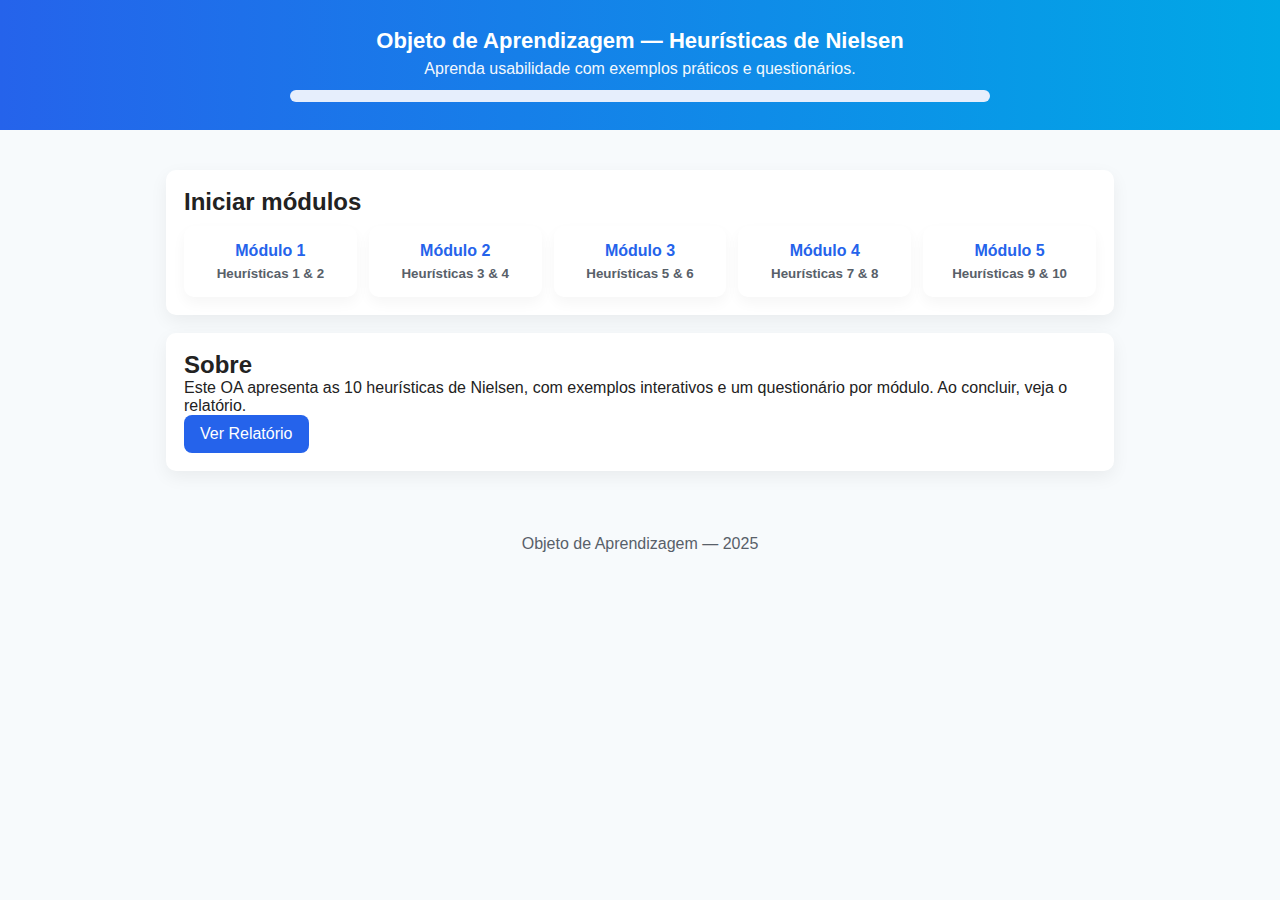
<file: index.html>
<!DOCTYPE html>
<html lang="pt-BR">
<head>
  <meta charset="utf-8" />
  <meta name="viewport" content="width=device-width,initial-scale=1" />
  <title>Objeto de Aprendizagem — Usabilidade</title>
  <link rel="stylesheet" href="css/style.css" />
</head>
<body>
  <header class="topo">
    <h1>Objeto de Aprendizagem — Heurísticas de Nielsen</h1>
    <p class="subtitulo">Aprenda usabilidade com exemplos práticos e questionários.</p>

    <div class="barra-progresso" aria-hidden="true">
      <div id="barraProgresso" class="progress"></div>
    </div>
  </header>

  <main class="container">
    <section class="card">
      <h2>Iniciar módulos</h2>
      <div class="grade-modulos">
        <a class="card-link" href="modulos/modulo1.html">Módulo 1<br><small>Heurísticas 1 & 2</small></a>
        <a class="card-link" href="modulos/modulo2.html">Módulo 2<br><small>Heurísticas 3 & 4</small></a>
        <a class="card-link" href="modulos/modulo3.html">Módulo 3<br><small>Heurísticas 5 & 6</small></a>
        <a class="card-link" href="modulos/modulo4.html">Módulo 4<br><small>Heurísticas 7 & 8</small></a>
        <a class="card-link" href="modulos/modulo5.html">Módulo 5<br><small>Heurísticas 9 & 10</small></a>
      </div>
    </section>

    <section class="card">
      <h2>Sobre</h2>
      <p>Este OA apresenta as 10 heurísticas de Nielsen, com exemplos interativos e um questionário por módulo. Ao concluir, veja o relatório.</p>
      <a class="botao primario" href="relatorio/relatorio.html">Ver Relatório</a>
    </section>
  </main>

  <footer class="rodape">
    <p>Objeto de Aprendizagem — 2025</p>
  </footer>

  <script src="js/storage.js"></script>
  <script src="js/navegacao.js"></script>
  <script>
    // inicializa barra de progresso no index
    document.addEventListener("DOMContentLoaded", () => {
      atualizarProgresso(); // função em storage.js
    });
  </script>
</body>
</html>
</file>
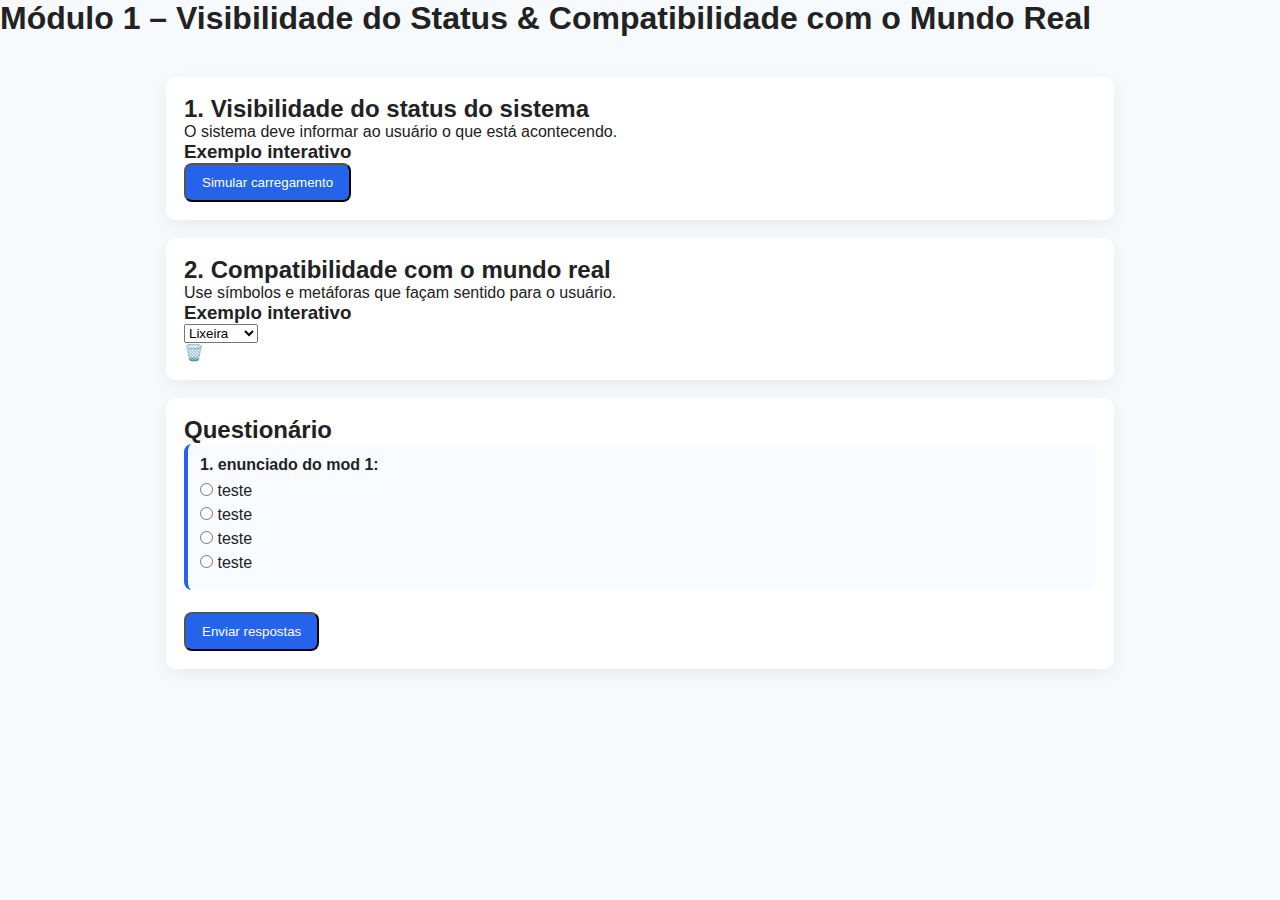
<file: modulos/modulo1.html>
<!DOCTYPE html>
<html lang="pt-BR">
<head>
    <meta charset="UTF-8">
    <title>Módulo 1 - Heurísticas 1 e 2</title>
    <link rel="stylesheet" href="../css/style.css">
    <script src="../js/questionario.js" defer></script>
    <script src="../js/storage.js" defer></script>
    <script src="../js/navegacao.js" defer></script>
</head>
<body>
    <header class="modulo-topo">
        <h1>Módulo 1 – Visibilidade do Status & Compatibilidade com o Mundo Real</h1>
        <div id="progresso-barra" class="progress-bar"><div class="progress"></div></div>
    </header>

    <main class="container">

        <!-- Heurística 1 -->
        <section class="card">
            <h2>1. Visibilidade do status do sistema</h2>
            <p>O sistema deve informar ao usuário o que está acontecendo.</p>

            <h3>Exemplo interativo</h3>
            <button id="btnLoading" class="botao primario">Simular carregamento</button>
            <div id="loadingBox" class="loading hidden">Carregando...</div>
        </section>

        <!-- Heurística 2 -->
        <section class="card">
            <h2>2. Compatibilidade com o mundo real</h2>
            <p>Use símbolos e metáforas que façam sentido para o usuário.</p>

            <h3>Exemplo interativo</h3>
            <select id="selectIcon">
                <option value="trash">Lixeira</option>
                <option value="save">Salvar</option>
                <option value="cart">Carrinho</option>
            </select>

            <div id="iconPreview" class="icone-preview">🗑️</div>
        </section>

        <!-- Questionário -->
        <section class="card questionario">
            <h2>Questionário</h2>
            <div id="container-questionario"></div>
        </section>
            <div class="acoes-modulo">
    </div>
    </main>

    <script>
        document.addEventListener("DOMContentLoaded", () => {
            carregarQuestionario("../questionarios/quest_mod1.json", 1);
            atualizarBarraProgresso(1);
        });

        // Exemplo 1
        const btnLoading = document.getElementById("btnLoading");
        const loadingBox = document.getElementById("loadingBox");

        btnLoading.onclick = () => {
            loadingBox.classList.remove("hidden");
            setTimeout(() => loadingBox.classList.add("hidden"), 2000);
        };

        // Exemplo 2
        const selectIcon = document.getElementById("selectIcon");
        const iconPreview = document.getElementById("iconPreview");

        selectIcon.onchange = () => {
            const val = selectIcon.value;
            iconPreview.textContent = val === "trash" ? "🗑️" :
                                      val === "save" ? "💾" : "🛒";
        };
    </script>




</body>
</html>
</file>
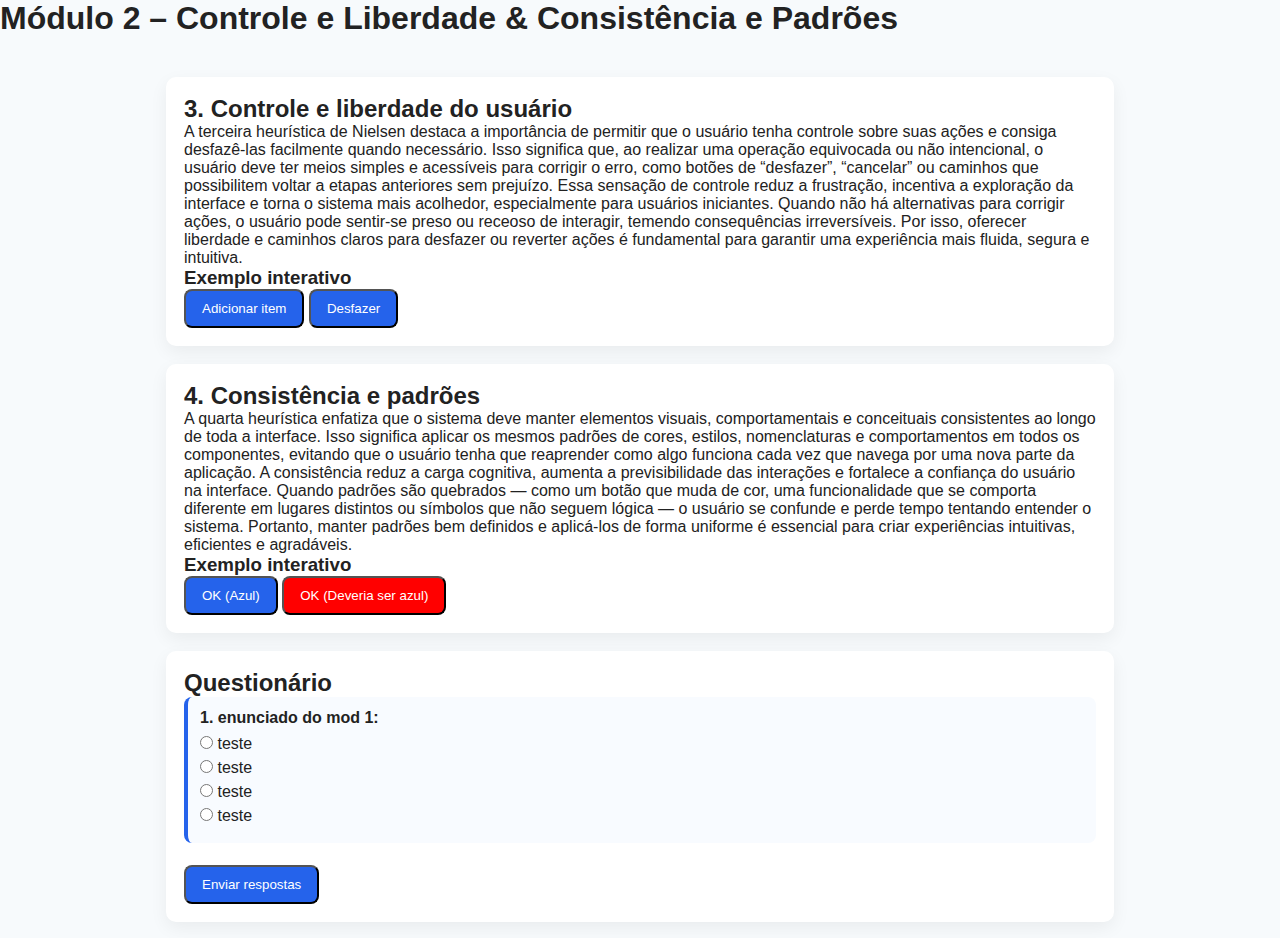
<file: modulos/modulo2.html>
<!DOCTYPE html>
<html lang="pt-BR">
<head>
    <meta charset="UTF-8">
    <title>Módulo 2 - Heurísticas 3 e 4</title>
    <link rel="stylesheet" href="../css/style.css">
    <script src="../js/questionario.js" defer></script>
    <script src="../js/storage.js" defer></script>
    <script src="../js/navegacao.js" defer></script>
</head>
<body>
    <header class="modulo-topo">
        <h1>Módulo 2 – Controle e Liberdade & Consistência e Padrões</h1>
        <div id="progresso-barra" class="progress-bar"><div class="progress"></div></div>
    </header>

    <main class="container">

        <!-- Heurística 3 -->
        <section class="card">
            <h2>3. Controle e liberdade do usuário</h2>
            <p>
                A terceira heurística de Nielsen destaca a importância de permitir que o usuário tenha controle sobre suas ações e consiga desfazê-las facilmente quando necessário. Isso significa que, ao realizar uma operação equivocada ou não intencional, o usuário deve ter meios simples e acessíveis para corrigir o erro, como botões de “desfazer”, “cancelar” ou caminhos que possibilitem voltar a etapas anteriores sem prejuízo. Essa sensação de controle reduz a frustração, incentiva a exploração da interface e torna o sistema mais acolhedor, especialmente para usuários iniciantes. Quando não há alternativas para corrigir ações, o usuário pode sentir-se preso ou receoso de interagir, temendo consequências irreversíveis. Por isso, oferecer liberdade e caminhos claros para desfazer ou reverter ações é fundamental para garantir uma experiência mais fluida, segura e intuitiva.
            </p>

            <h3>Exemplo interativo</h3>
            <button id="addItem" class="botao primario">Adicionar item</button>
            <button id="undo" class="botao">Desfazer</button>
            <ul id="lista"></ul>
        </section>

        <!-- Heurística 4 -->
        <section class="card">
            <h2>4. Consistência e padrões</h2>
            <p>
                A quarta heurística enfatiza que o sistema deve manter elementos visuais, comportamentais e conceituais consistentes ao longo de toda a interface. Isso significa aplicar os mesmos padrões de cores, estilos, nomenclaturas e comportamentos em todos os componentes, evitando que o usuário tenha que reaprender como algo funciona cada vez que navega por uma nova parte da aplicação. A consistência reduz a carga cognitiva, aumenta a previsibilidade das interações e fortalece a confiança do usuário na interface. Quando padrões são quebrados — como um botão que muda de cor, uma funcionalidade que se comporta diferente em lugares distintos ou símbolos que não seguem lógica — o usuário se confunde e perde tempo tentando entender o sistema. Portanto, manter padrões bem definidos e aplicá-los de forma uniforme é essencial para criar experiências intuitivas, eficientes e agradáveis.
            </p>

            <h3>Exemplo interativo</h3>
            <button id="btnOk" class="botao primario">OK (Azul)</button>
            <button id="btnOk2" class="botao primario">OK (Deveria ser azul)</button>
        </section>

        <!-- Questionário -->
        <section class="card questionario">
            <h2>Questionário</h2>
            <div id="container-questionario"></div>
        </section>
    </main>

    <script>
        document.addEventListener("DOMContentLoaded", () => {
            carregarQuestionario("../questionarios/quest_mod2.json", 2);
            atualizarBarraProgresso(2);
        });

        // Exemplo 3 - Undo
        const lista = document.getElementById("lista");
        const undo = document.getElementById("undo");
        const addItem = document.getElementById("addItem");
        let stack = [];

        addItem.onclick = () => {
            const item = document.createElement("li");
            item.textContent = "Item adicionado";
            lista.appendChild(item);
            stack.push(item);
        };

        undo.onclick = () => {
            if (stack.length) {
                const last = stack.pop();
                last.remove();
            }
        };

        // Exemplo 4 - Consistência
        document.getElementById("btnOk2").style.background = "red"; // exemplo errado
    </script>
</body>
</html>
</file>
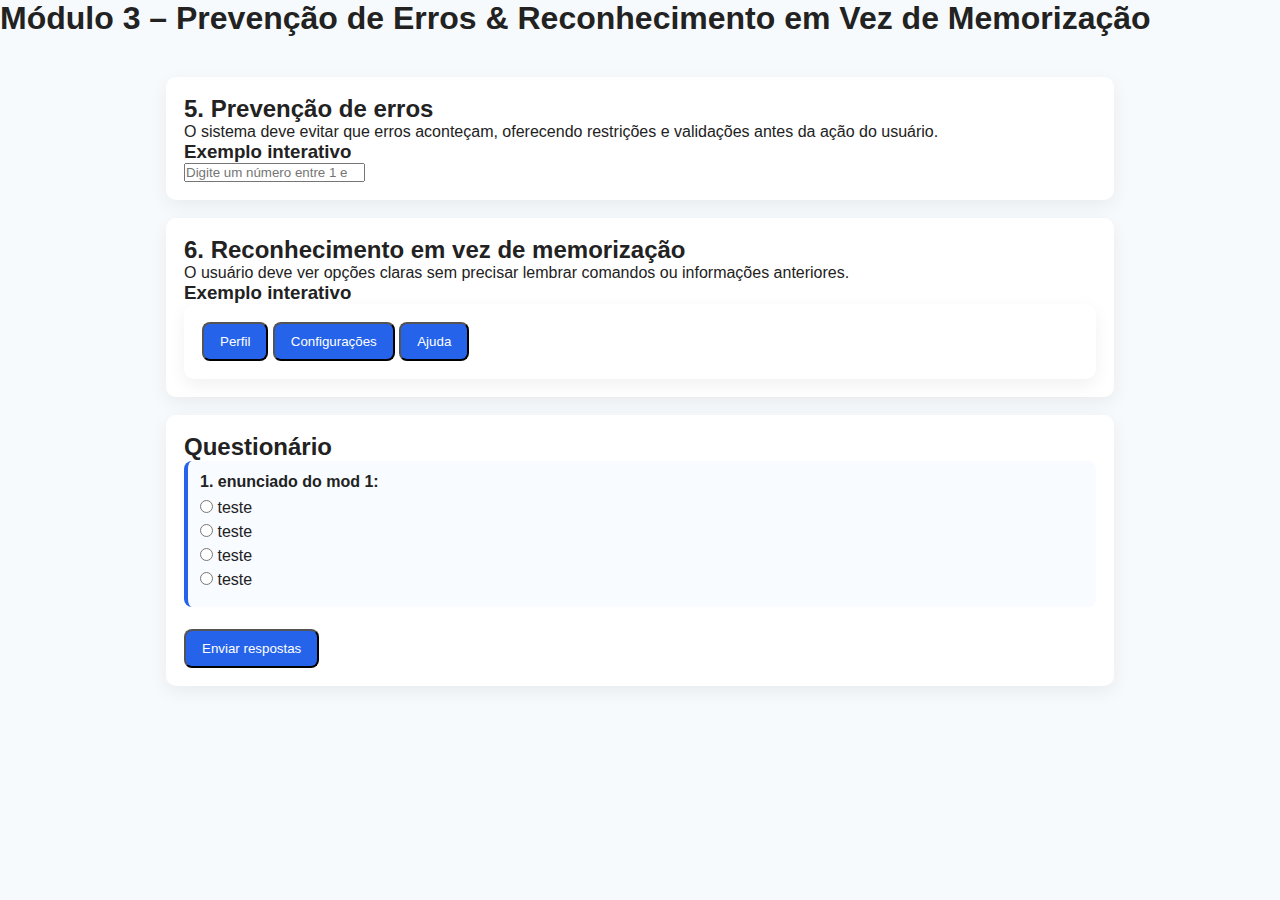
<file: modulos/modulo3.html>
<!DOCTYPE html>
<html lang="pt-BR">
<head>
    <meta charset="UTF-8">
    <title>Módulo 3 - Heurísticas 5 e 6</title>
    <link rel="stylesheet" href="../css/style.css">
    <script src="../js/questionario.js" defer></script>
    <script src="../js/storage.js" defer></script>
    <script src="../js/navegacao.js" defer></script>
</head>
<body>
    <header class="modulo-topo">
        <h1>Módulo 3 – Prevenção de Erros & Reconhecimento em Vez de Memorização</h1>
        <div id="progresso-barra" class="progress-bar"><div class="progress"></div></div>
    </header>

    <main class="container">

        <!-- Heurística 5 -->
        <section class="card">
            <h2>5. Prevenção de erros</h2>
            <p>O sistema deve evitar que erros aconteçam, oferecendo restrições e validações antes da ação do usuário.</p>

            <h3>Exemplo interativo</h3>
            <input type="number" id="numeroInput" placeholder="Digite um número entre 1 e 10">
            <p id="erroMsg" class="hidden" style="color:red; font-weight: bold;">Valor fora do intervalo permitido!</p>
        </section>

        <!-- Heurística 6 -->
        <section class="card">
            <h2>6. Reconhecimento em vez de memorização</h2>
            <p>O usuário deve ver opções claras sem precisar lembrar comandos ou informações anteriores.</p>

            <h3>Exemplo interativo</h3>
            <div id="menu" class="card">
                <button class="botao primario">Perfil</button>
                <button class="botao primario">Configurações</button>
                <button class="botao primario">Ajuda</button>
            </div>
        </section>

        <!-- Questionário -->
        <section class="card questionario">
            <h2>Questionário</h2>
            <div id="container-questionario"></div>
        </section>
    </main>

    <script>
        document.addEventListener("DOMContentLoaded", () => {
            carregarQuestionario("../questionarios/quest_mod3.json", 3);
            atualizarBarraProgresso(3);
        });

        // Exemplo 5 – Prevenção de erros
        const numeroInput = document.getElementById("numeroInput");
        const erroMsg = document.getElementById("erroMsg");

        numeroInput.oninput = () => {
            const val = Number(numeroInput.value);
            if (val < 1 || val > 10) {
                erroMsg.classList.remove("hidden");
            } else {
                erroMsg.classList.add("hidden");
            }
        };
    </script>
</body>
</html>
</file>
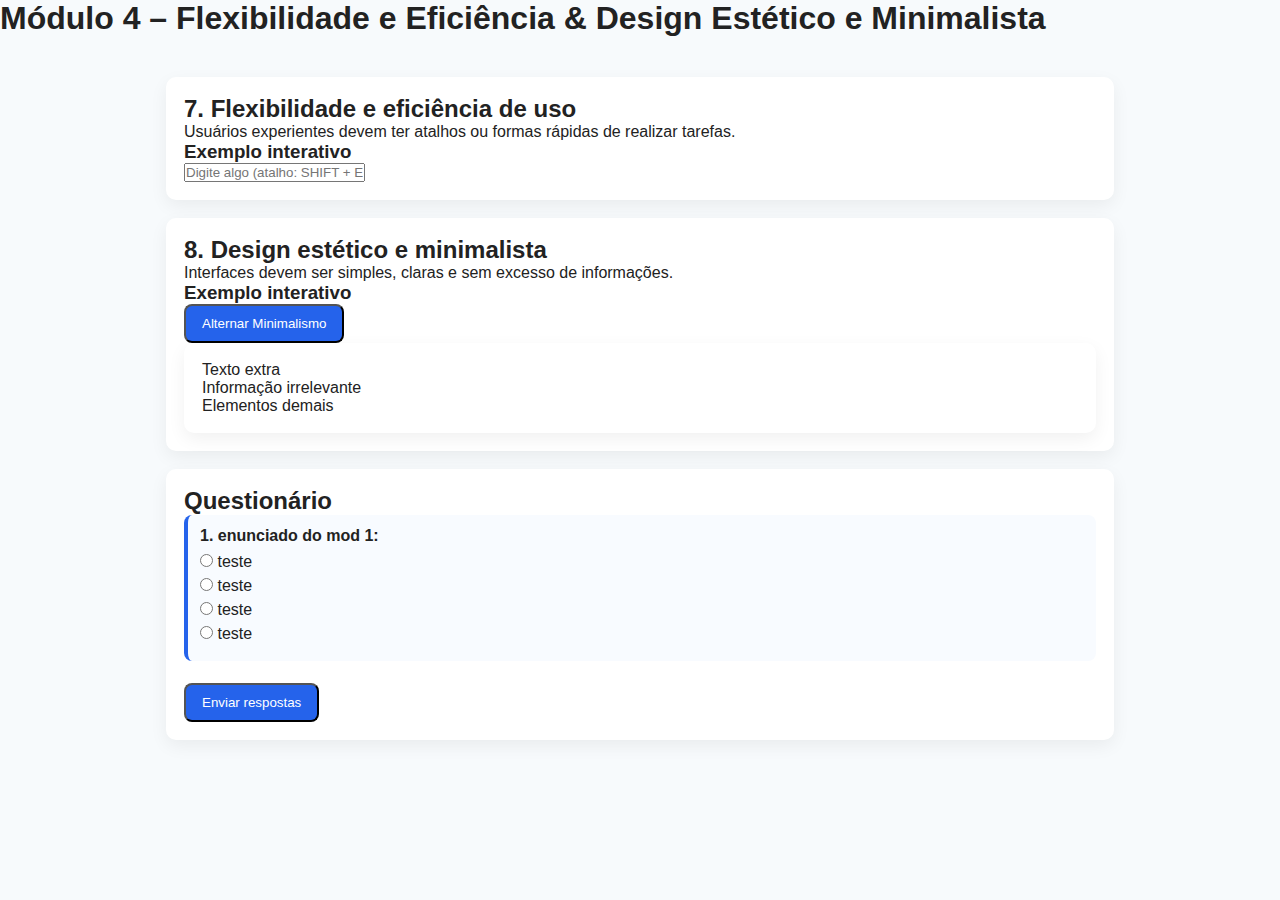
<file: modulos/modulo4.html>
<!DOCTYPE html>
<html lang="pt-BR">
<head>
    <meta charset="UTF-8">
    <title>Módulo 4 - Heurísticas 7 e 8</title>
    <link rel="stylesheet" href="../css/style.css">
    <script src="../js/questionario.js" defer></script>
    <script src="../js/storage.js" defer></script>
    <script src="../js/navegacao.js" defer></script>
</head>
<body>
    <header class="modulo-topo">
        <h1>Módulo 4 – Flexibilidade e Eficiência & Design Estético e Minimalista</h1>
        <div id="progresso-barra" class="progress-bar"><div class="progress"></div></div>
    </header>

    <main class="container">

        <!-- Heurística 7 -->
        <section class="card">
            <h2>7. Flexibilidade e eficiência de uso</h2>
            <p>Usuários experientes devem ter atalhos ou formas rápidas de realizar tarefas.</p>

            <h3>Exemplo interativo</h3>
            <input type="text" id="campoTexto" placeholder="Digite algo (atalho: SHIFT + ENTER)">
            <p id="msgAtalho" class="hidden" style="color: green;">Atalho ativado!</p>
        </section>

        <!-- Heurística 8 -->
        <section class="card">
            <h2>8. Design estético e minimalista</h2>
            <p>Interfaces devem ser simples, claras e sem excesso de informações.</p>

            <h3>Exemplo interativo</h3>
            <button id="toggleClean" class="botao primario">Alternar Minimalismo</button>
            <div id="boxBaguncado" class="card">
                <p>Texto extra</p>
                <p>Informação irrelevante</p>
                <p>Elementos demais</p>
            </div>
        </section>

        <!-- Questionário -->
        <section class="card questionario">
            <h2>Questionário</h2>
            <div id="container-questionario"></div>
        </section>
    </main>

    <script>
        document.addEventListener("DOMContentLoaded", () => {
            carregarQuestionario("../questionarios/quest_mod4.json", 4);
            atualizarBarraProgresso(4);
        });

        // Exemplo 7 – Atalho
        const campoTexto = document.getElementById("campoTexto");
        const msgAtalho = document.getElementById("msgAtalho");

        campoTexto.addEventListener("keydown", (e) => {
            if (e.shiftKey && e.key === "Enter") {
                msgAtalho.classList.remove("hidden");
                setTimeout(() => msgAtalho.classList.add("hidden"), 1500);
            }
        });

        // Exemplo 8 – Minimalismo
        const toggleClean = document.getElementById("toggleClean");
        const boxBaguncado = document.getElementById("boxBaguncado");

        toggleClean.onclick = () => {
            boxBaguncado.classList.toggle("hidden");
        }
    </script>
</body>
</html>
</file>
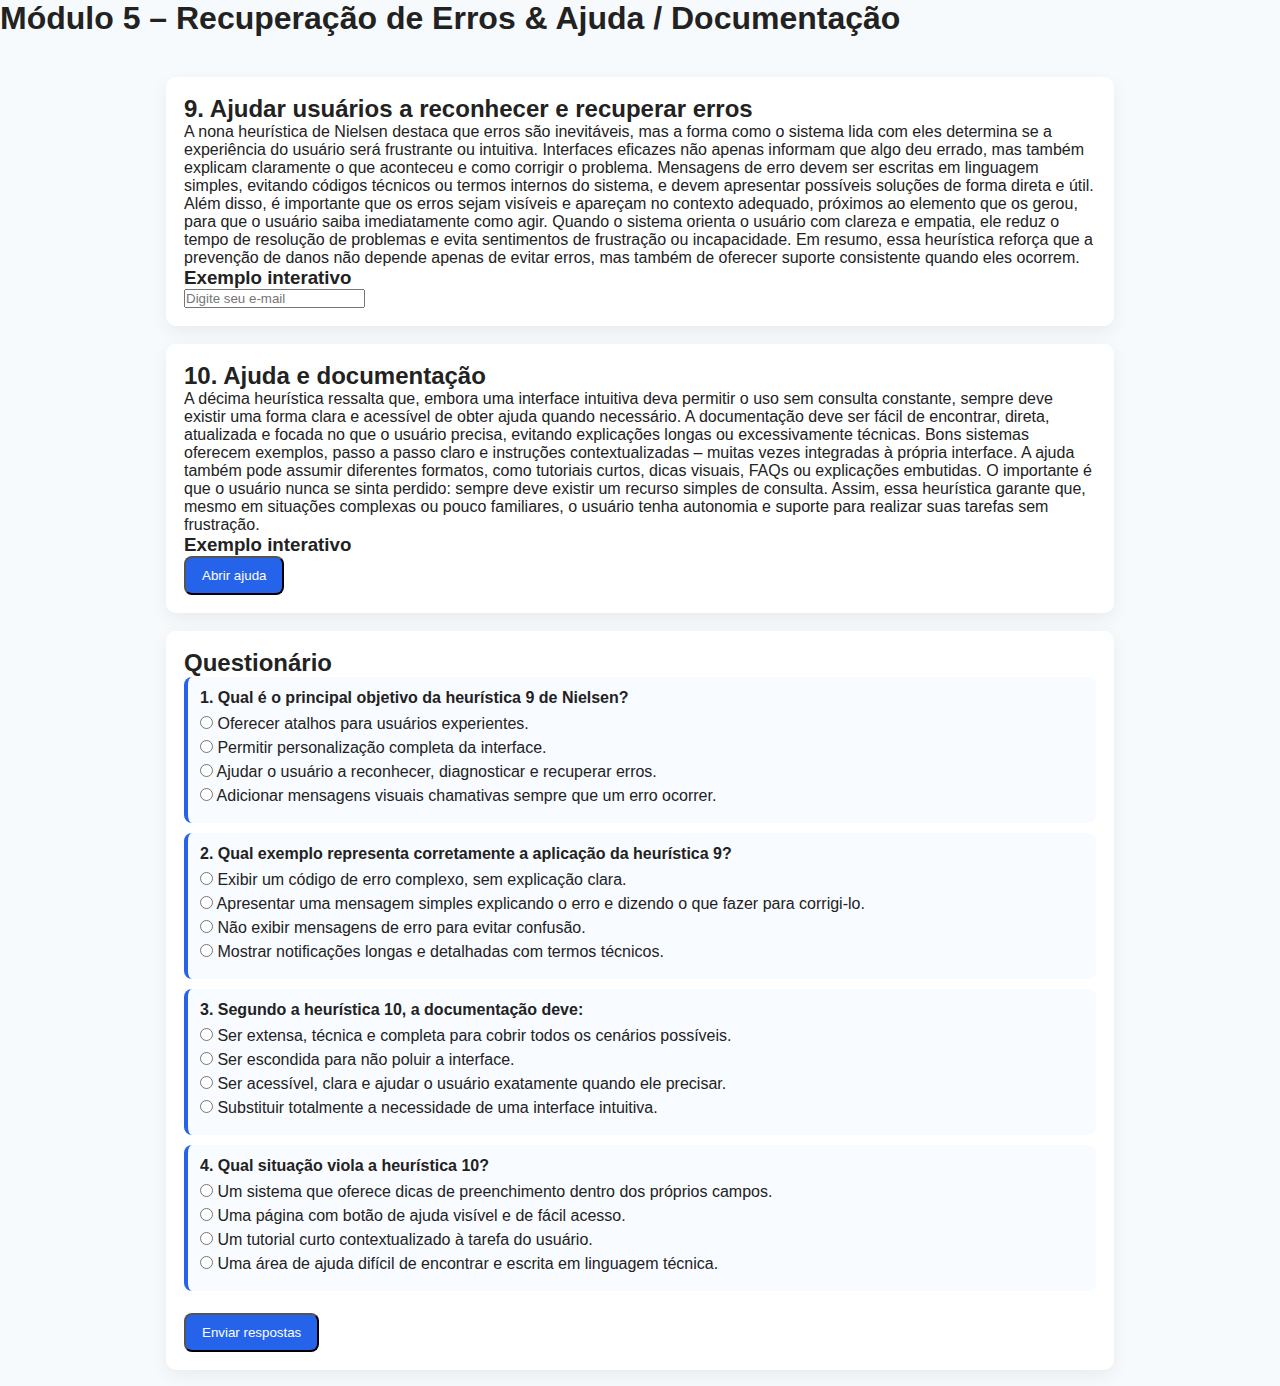
<file: modulos/modulo5.html>
<!DOCTYPE html>
<html lang="pt-BR">
<head>
    <meta charset="UTF-8">
    <title>Módulo 5 - Heurísticas 9 e 10</title>
    <link rel="stylesheet" href="../css/style.css">
    <script src="../js/questionario.js" defer></script>
    <script src="../js/storage.js" defer></script>
    <script src="../js/navegacao.js" defer></script>
</head>
<body>
    <header class="modulo-topo">
        <h1>Módulo 5 – Recuperação de Erros & Ajuda / Documentação</h1>
        <div id="progresso-barra" class="progress-bar"><div class="progress"></div></div>
    </header>

    <main class="container">

        <!-- Heurística 9 -->
        <section class="card">
            <h2>9. Ajudar usuários a reconhecer e recuperar erros</h2>
            <p>
                A nona heurística de Nielsen destaca que erros são inevitáveis, mas a forma como o sistema lida com eles determina se a experiência do usuário será frustrante ou intuitiva. Interfaces eficazes não apenas informam que algo deu errado, mas também explicam claramente o que aconteceu e como corrigir o problema. Mensagens de erro devem ser escritas em linguagem simples, evitando códigos técnicos ou termos internos do sistema, e devem apresentar possíveis soluções de forma direta e útil. Além disso, é importante que os erros sejam visíveis e apareçam no contexto adequado, próximos ao elemento que os gerou, para que o usuário saiba imediatamente como agir. Quando o sistema orienta o usuário com clareza e empatia, ele reduz o tempo de resolução de problemas e evita sentimentos de frustração ou incapacidade. Em resumo, essa heurística reforça que a prevenção de danos não depende apenas de evitar erros, mas também de oferecer suporte consistente quando eles ocorrem.
            </p>

            <h3>Exemplo interativo</h3>
            <input type="text" id="emailInput" placeholder="Digite seu e-mail">
            <p id="emailErro" class="hidden" style="color:red;">Formato inválido! Ex: nome@dominio.com</p>
        </section>

        <!-- Heurística 10 -->
        <section class="card">
            <h2>10. Ajuda e documentação</h2>
            <p>
                A décima heurística ressalta que, embora uma interface intuitiva deva permitir o uso sem consulta constante, sempre deve existir uma forma clara e acessível de obter ajuda quando necessário. A documentação deve ser fácil de encontrar, direta, atualizada e focada no que o usuário precisa, evitando explicações longas ou excessivamente técnicas. Bons sistemas oferecem exemplos, passo a passo claro e instruções contextualizadas – muitas vezes integradas à própria interface. A ajuda também pode assumir diferentes formatos, como tutoriais curtos, dicas visuais, FAQs ou explicações embutidas. O importante é que o usuário nunca se sinta perdido: sempre deve existir um recurso simples de consulta. Assim, essa heurística garante que, mesmo em situações complexas ou pouco familiares, o usuário tenha autonomia e suporte para realizar suas tarefas sem frustração.
            </p>

            <h3>Exemplo interativo</h3>
            <button id="btnAjuda" class="botao primario">Abrir ajuda</button>
            <div id="helpBox" class="card hidden">
                <p>Este é um exemplo de área de ajuda simples.</p>
            </div>
        </section>

        <!-- Questionário -->
        <section class="card questionario">
            <h2>Questionário</h2>
            <div id="container-questionario"></div>
        </section>
    </main>

    <script>
        document.addEventListener("DOMContentLoaded", () => {
            carregarQuestionario("../questionarios/quest_mod5.json", 5);
            atualizarBarraProgresso(5);
        });

        // Exemplo 9 – Erro com explicação
        const emailInput = document.getElementById("emailInput");
        const emailErro = document.getElementById("emailErro");

        emailInput.oninput = () => {
            const valido = /^[^\s@]+@[^\s@]+\.[^\s@]+$/.test(emailInput.value);
            if (!valido) emailErro.classList.remove("hidden");
            else emailErro.classList.add("hidden");
        };

        // Exemplo 10 – Ajuda
        const helpBox = document.getElementById("helpBox");
        document.getElementById("btnAjuda").onclick = () => {
            helpBox.classList.toggle("hidden");
        };
    </script>
</body>
</html>
</file>
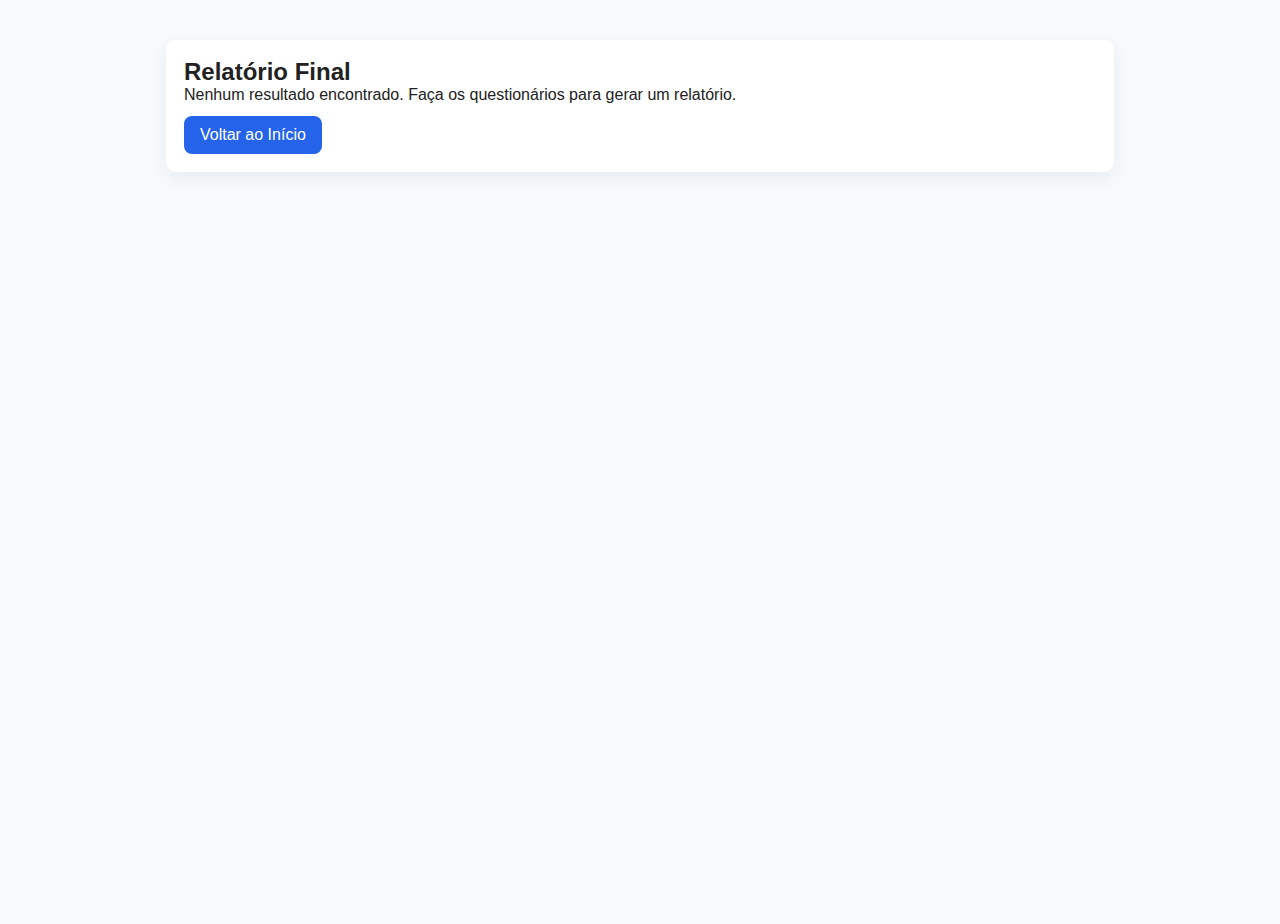
<file: relatorio/relatorio.html>
<!DOCTYPE html>
<html lang="pt-BR">
<head>
  <meta charset="utf-8" />
  <meta name="viewport" content="width=device-width,initial-scale=1" />
  <title>Relatório — OA</title>
  <link rel="stylesheet" href="../css/style.css" />
</head>
<body>
  <main class="container">
    <section class="card">
      <h2>Relatório Final</h2>
      <div id="dados-relatorio">Carregando...</div>
      <a class="botao primario" href="../index.html" style="margin-top:12px; display:inline-block;">Voltar ao Início</a>
    </section>
  </main>

  <script src="../js/relatorio.js"></script>
</body>
</html>
</file>
<file: css/style.css>
/* ===== style.css ===== */
* { box-sizing: border-box; margin: 0; padding: 0; }
:root { --primary:#2563eb; --bg:#f7fafc; --card:#fff; --muted:#586069; }
html,body { height:100%; font-family: Inter, Arial, sans-serif; background:var(--bg); color:#222; }
.topo { background: linear-gradient(90deg,var(--primary),#00a8e6); color:#fff; padding:28px 16px; text-align:center; }
.topo h1 { font-size:22px; margin-bottom:6px; }
.subtitulo { opacity:0.95; margin-bottom:12px; }
.container { max-width:980px; margin:24px auto; padding:16px; display:flex; flex-direction:column; gap:18px; }
.card { background:var(--card); border-radius:10px; padding:18px; box-shadow:0 6px 18px rgba(0,0,0,0.06); }
.grade-modulos { display:grid; grid-template-columns: repeat(auto-fit,minmax(150px,1fr)); gap:12px; margin-top:10px; }
.card-link { background:var(--card); border-radius:10px; text-decoration:none; color:var(--primary); padding:16px; display:block; text-align:center; box-shadow:0 6px 14px rgba(0,0,0,0.04); font-weight:700; }
.card-link small{ display:block; color:var(--muted); font-weight:600; margin-top:6px; }
.botao { display:inline-block; padding:10px 16px; border-radius:8px; text-decoration:none; color:#fff; background:var(--primary); }
.botao.primario:hover { filter:brightness(.95); transform:translateY(-2px); transition:all .18s ease;}
.rodape { text-align:center; padding:18px 10px; color:var(--muted); margin-top:30px; }

/* progress */
.barra-progresso { background:#e6eefc; border-radius:10px; height:12px; width:90%; max-width:700px; margin:12px auto 0; overflow:hidden; }
.progress { height:100%; width:0%; background: linear-gradient(90deg,var(--primary),#00c3ff); transition:width .5s ease; }

/* questionario & exemplos */
.questionario .questao { background:#f8fbff; padding:12px; border-radius:8px; margin-bottom:10px; border-left:4px solid var(--primary); }
.questao .enunciado { font-weight:700; margin-bottom:8px; }
label{ display:block; margin:6px 0; cursor:pointer; }

/* helpers */
.hidden{ display:none; }
@media (max-width:560px){ .topo h1{ font-size:18px; } .container{ padding:12px; } .grade-modulos{ grid-template-columns: 1fr 1fr; } }
</file>
